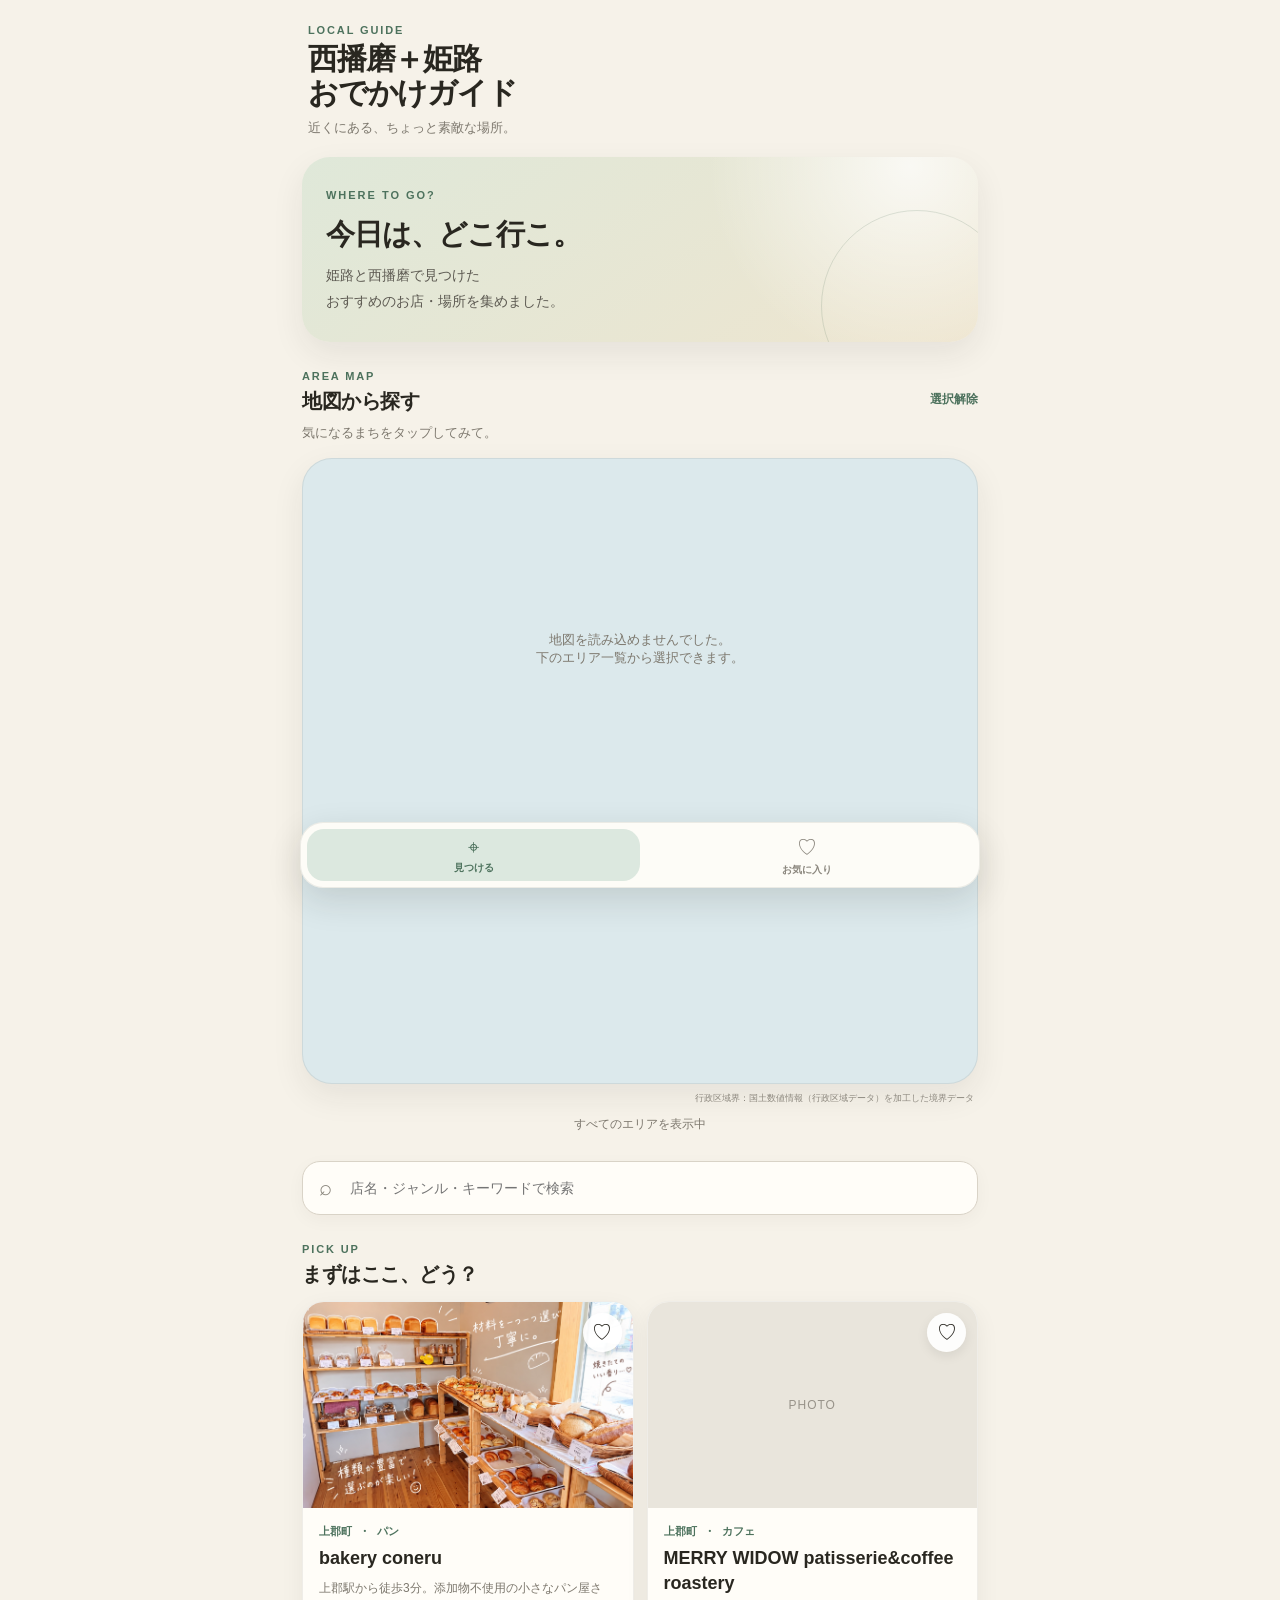
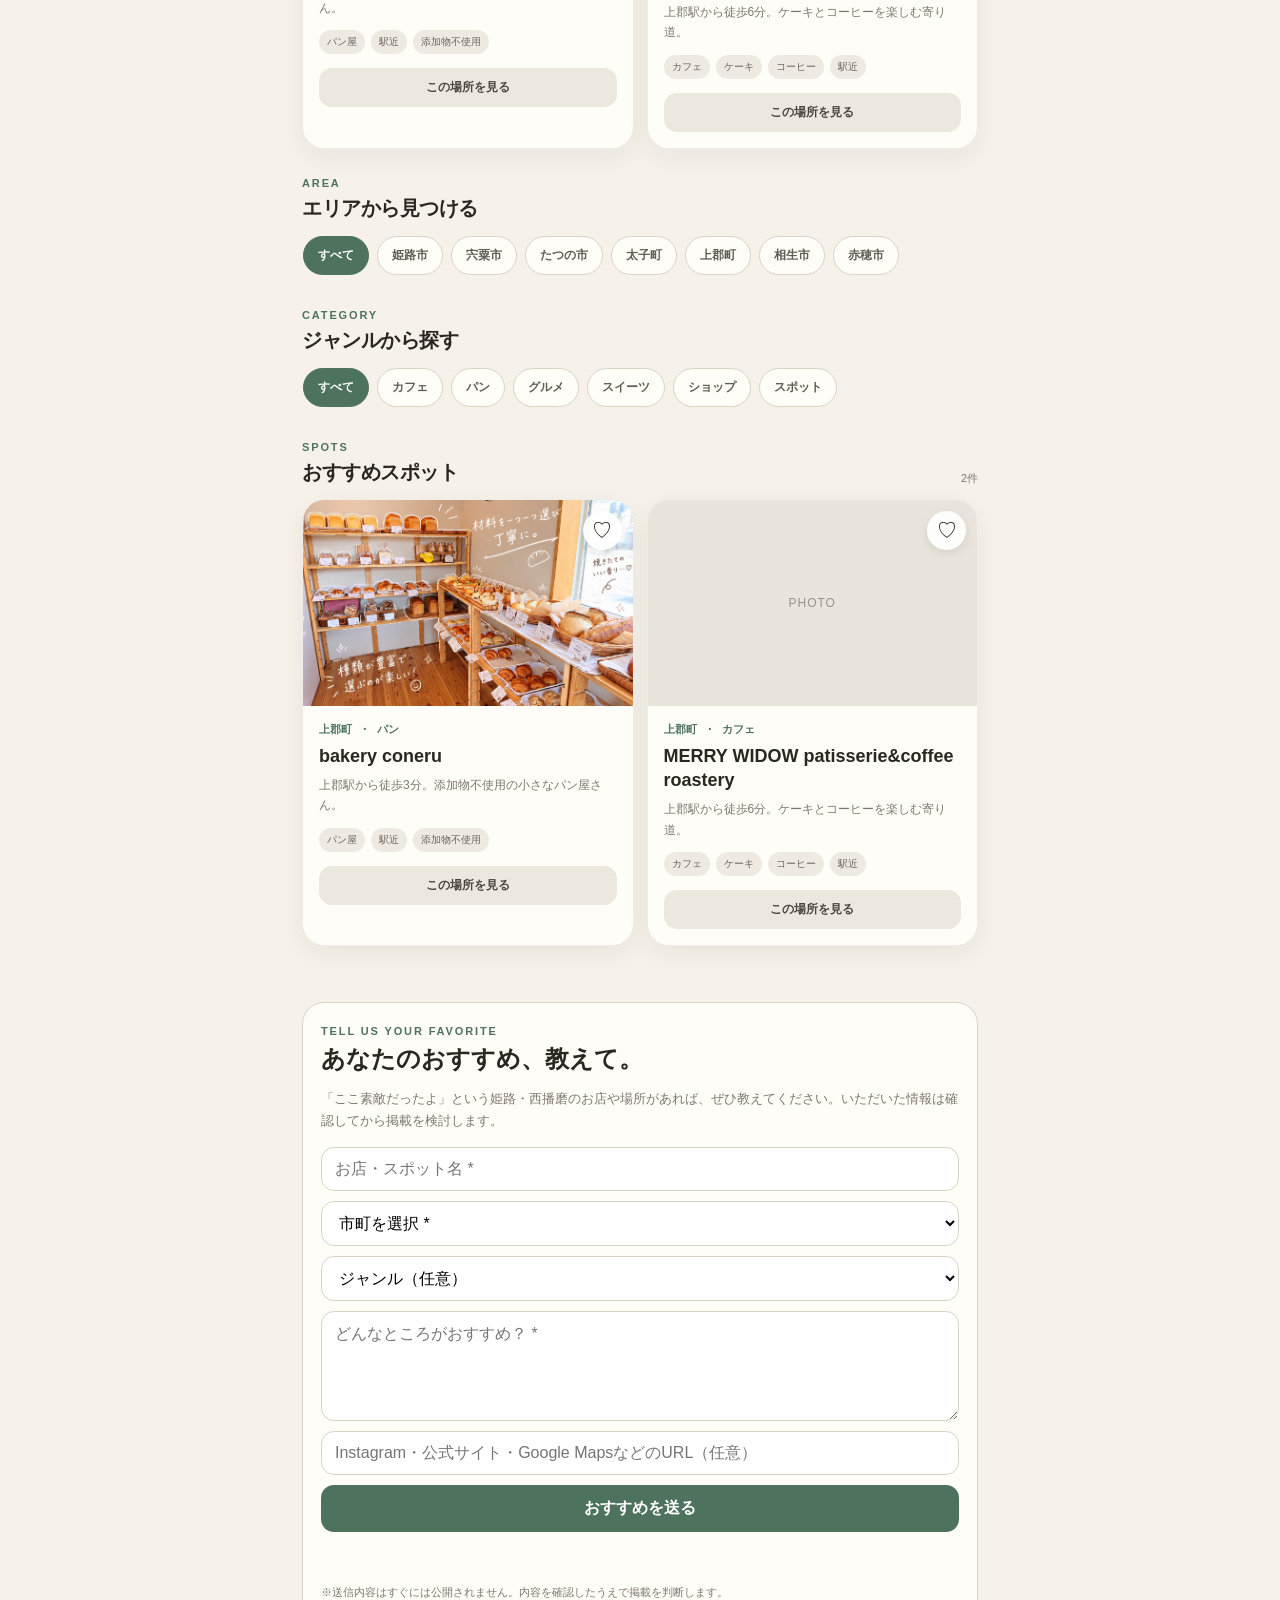
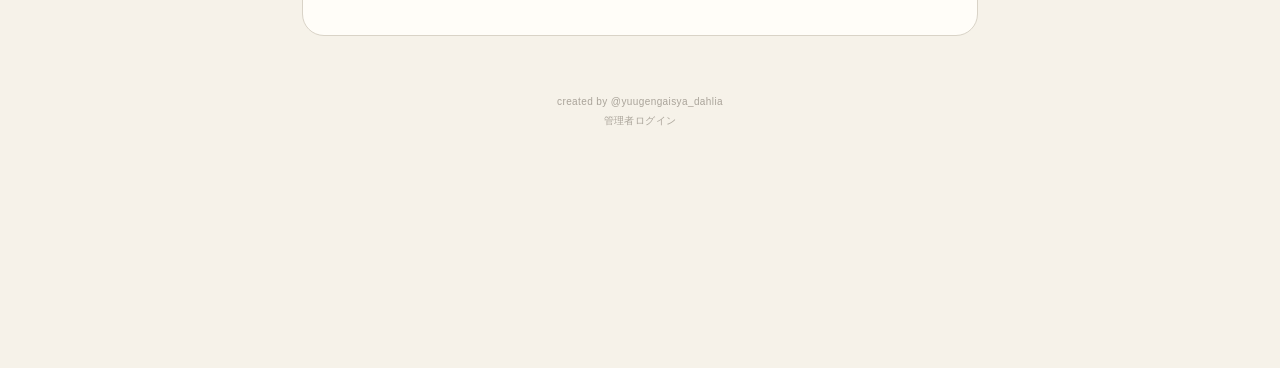
<file: index.html>
<!doctype html><html lang="ja"><head><meta charset="utf-8"><meta name="viewport" content="width=device-width,initial-scale=1,viewport-fit=cover"><meta name="theme-color" content="#f6f2e9"><title>西播磨＋姫路 おでかけガイド</title><meta name="description" content="姫路・西播磨の素敵なお店やスポットを地図から見つけるローカルガイド"><link rel="manifest" href="manifest.webmanifest"><link rel="stylesheet" href="styles.css?v=3"><style>.seibanMap.realMap{height:auto!important;aspect-ratio:1.08/1!important;padding:10px!important;background:#dce9ec!important;overflow:hidden!important}.realMapSvg{display:block;width:100%;height:100%;overflow:visible}.mapGeoArea{cursor:pointer;outline:none}.mapGeoArea path{fill:#eee9dd;stroke:#fffdf8;stroke-width:2.2;vector-effect:non-scaling-stroke;transition:fill .16s ease,filter .16s ease}.mapGeoArea:hover path,.mapGeoArea:focus path{fill:#e2ded2}.mapGeoArea.active path{fill:#4d725d}.mapGeoLabel{pointer-events:none;text-anchor:middle;dominant-baseline:middle;fill:#292720;font-size:18px;font-weight:800;paint-order:stroke;stroke:#f6f2e9;stroke-width:4px}.mapGeoArea.active .mapGeoLabel{fill:#fff;stroke:#4d725d}.mapGeoLabel.small{font-size:15px}.mapLoading{display:flex;align-items:center;justify-content:center;min-height:360px;color:#7d786e;font-size:13px;text-align:center}.mapSource{margin:8px 4px 0;color:#918c82;font-size:9px;text-align:right}.recommendBox{margin:28px 0 20px;padding:22px 18px;border-radius:22px;background:#fffdf8;border:1px solid #d9d3c7}.recommendBox h2{margin:5px 0 8px}.recommendBox p{color:#7d786e;font-size:13px;line-height:1.7}.recommendForm{display:grid;gap:10px;margin-top:15px}.recommendForm input,.recommendForm select,.recommendForm textarea{width:100%;font:inherit;padding:12px 13px;border:1px solid #d9d3c7;border-radius:13px;background:#fff}.recommendForm textarea{min-height:110px;resize:vertical}.recommendSubmit{border:0;border-radius:13px;padding:13px;background:#4d725d;color:#fff;font:inherit;font-weight:800}.recommendMsg{min-height:20px;font-size:12px;font-weight:700;color:#4d725d}.privacyNote{font-size:11px!important}.recommendThanks{text-align:center;padding:18px 5px}.recommendThanks strong{display:block;font-size:18px;margin-bottom:6px}.siteFooter{text-align:center;padding:12px 0 105px;display:grid;gap:7px}.adminLink,.creatorLink{font-size:10px;color:#aaa49a;text-decoration:none;letter-spacing:.04em}.adminLink:hover,.creatorLink:hover{text-decoration:underline}@media(max-width:390px){.mapGeoLabel{font-size:16px}.mapGeoLabel.small{font-size:13px}}</style></head><body><div class="app"><header class="top"><div><span class="eyebrow">LOCAL GUIDE</span><h1>西播磨＋姫路<br>おでかけガイド</h1><p>近くにある、ちょっと素敵な場所。</p></div></header><main><section class="hero"><div><span>WHERE TO GO?</span><h2>今日は、どこ行こ。</h2><p>姫路と西播磨で見つけた<br>おすすめのお店・場所を集めました。</p></div></section><section class="mapSection"><div class="sectionHead"><div><span class="sectionEyebrow">AREA MAP</span><h2>地図から探す</h2></div><button id="clearArea" class="textButton" type="button">選択解除</button></div><p class="mapIntro">気になるまちをタップしてみて。</p><div class="seibanMap realMap"><div id="mapLoading" class="mapLoading">実際の行政区域を読み込み中…</div><svg id="areaMapSvg" class="realMapSvg" viewBox="0 0 640 590" role="img" hidden></svg></div><p class="mapSource">行政区域界：国土数値情報（行政区域データ）を加工した境界データ</p><div id="selectedAreaMessage" class="selectedAreaMessage">すべてのエリアを表示中</div></section><section class="searchWrap"><span class="searchIcon">⌕</span><input id="search" type="search" placeholder="店名・ジャンル・キーワードで検索"></section><section><div class="sectionHead"><div><span class="sectionEyebrow">PICK UP</span><h2>まずはここ、どう？</h2></div></div><div id="featured" class="featuredGrid"></div></section><section><div class="sectionHead"><div><span class="sectionEyebrow">AREA</span><h2>エリアから見つける</h2></div></div><div id="areas" class="chips"><button data-area="" class="chip active">すべて</button><button data-area="姫路市" class="chip">姫路市</button><button data-area="宍粟市" class="chip">宍粟市</button><button data-area="たつの市" class="chip">たつの市</button><button data-area="太子町" class="chip">太子町</button><button data-area="上郡町" class="chip">上郡町</button><button data-area="相生市" class="chip">相生市</button><button data-area="赤穂市" class="chip">赤穂市</button></div></section><section><div class="sectionHead"><div><span class="sectionEyebrow">CATEGORY</span><h2>ジャンルから探す</h2></div></div><div id="genres" class="chips"><button data-genre="" class="chip active">すべて</button><button data-genre="カフェ" class="chip">カフェ</button><button data-genre="パン" class="chip">パン</button><button data-genre="グルメ" class="chip">グルメ</button><button data-genre="スイーツ" class="chip">スイーツ</button><button data-genre="ショップ" class="chip">ショップ</button><button data-genre="スポット" class="chip">スポット</button></div></section><section id="spotSection"><div class="sectionHead"><div><span class="sectionEyebrow">SPOTS</span><h2 id="listTitle">おすすめスポット</h2></div><span id="resultCount" class="resultCount"></span></div><div id="spotList" class="spotGrid"></div><div id="emptyState" class="emptyState hidden"></div></section><section class="recommendBox" id="recommend"><span class="sectionEyebrow">TELL US YOUR FAVORITE</span><h2>あなたのおすすめ、教えて。</h2><p>「ここ素敵だったよ」という姫路・西播磨のお店や場所があれば、ぜひ教えてください。いただいた情報は確認してから掲載を検討します。</p><form id="recommendForm" class="recommendForm"><input name="spot_name" maxlength="100" placeholder="お店・スポット名 *" required><select name="municipality" required><option value="">市町を選択 *</option><option>姫路市</option><option>宍粟市</option><option>たつの市</option><option>太子町</option><option>上郡町</option><option>相生市</option><option>赤穂市</option></select><select name="category"><option value="">ジャンル（任意）</option><option>カフェ</option><option>パン</option><option>グルメ</option><option>スイーツ</option><option>ショップ</option><option>スポット</option><option>その他</option></select><textarea name="recommendation" maxlength="1000" placeholder="どんなところがおすすめ？ *" required></textarea><input name="url" type="url" maxlength="500" placeholder="Instagram・公式サイト・Google MapsなどのURL（任意）"><button id="recommendSubmit" class="recommendSubmit" type="submit">おすすめを送る</button><div id="recommendMsg" class="recommendMsg" aria-live="polite"></div><p class="privacyNote">※送信内容はすぐには公開されません。内容を確認したうえで掲載を判断します。</p></form></section><footer class="siteFooter"><a class="creatorLink" href="https://www.instagram.com/yuugengaisya_dahlia?stkn=MW51Y3N4cXNta213&amp;utm_source=qr" target="_blank" rel="noopener noreferrer">created by @yuugengaisya_dahlia</a><a class="adminLink" href="admin.html">管理者ログイン</a></footer></main><nav class="bottom"><button data-tab="discover" class="active"><span>⌖</span><small>見つける</small></button><button data-tab="favorites"><span>♡</span><small>お気に入り</small></button></nav></div><div id="modal" class="modal hidden"><div class="modalBackdrop" data-close-modal></div><article class="modalCard"><button class="modalClose" data-close-modal>×</button><div id="modalContent"></div></article></div><script src="app.js?v=4"></script><script>(()=>{const municipalities=[["姫路市","28201"],["相生市","28208"],["赤穂市","28212"],["宍粟市","28227"],["たつの市","28229"],["太子町","28464"],["上郡町","28481"]],svg=document.getElementById('areaMapSvg'),loading=document.getElementById('mapLoading'),NS='http://www.w3.org/2000/svg',ringsOf=g=>!g?[]:g.type==='Polygon'?g.coordinates:g.type==='MultiPolygon'?g.coordinates.flat():[],allPoints=f=>ringsOf(f.geometry).flat(),largest=f=>{const rs=ringsOf(f.geometry);let best=rs[0]||[],ba=0;for(const r of rs){let a=0;for(let i=0,j=r.length-1;i<r.length;j=i++)a+=r[j][0]*r[i][1]-r[i][0]*r[j][1];a=Math.abs(a);if(a>ba){ba=a;best=r}}return best};Promise.all(municipalities.map(async([n,c])=>{const r=await fetch(`https://shikuchoson-boundaries.sankichi.app/${c}.geojson`);if(!r.ok)throw Error();return[n,await r.json()]})).then(items=>{const pts=items.flatMap(([,f])=>allPoints(f)),xs=pts.map(p=>p[0]),ys=pts.map(p=>p[1]),minX=Math.min(...xs),maxX=Math.max(...xs),minY=Math.min(...ys),maxY=Math.max(...ys),W=640,H=590,P=26,scale=Math.min((W-P*2)/(maxX-minX),(H-P*2)/(maxY-minY)),ox=(W-(maxX-minX)*scale)/2,oy=(H-(maxY-minY)*scale)/2,project=([x,y])=>[ox+(x-minX)*scale,oy+(maxY-y)*scale],rp=r=>r.map((p,i)=>{const[x,y]=project(p);return`${i?'L':'M'}${x.toFixed(1)},${y.toFixed(1)}`}).join('')+'Z';for(const[n,f]of items){const g=document.createElementNS(NS,'g');g.setAttribute('class','mapGeoArea');g.dataset.area=n;g.setAttribute('role','button');g.setAttribute('tabindex','0');const path=document.createElementNS(NS,'path');path.setAttribute('d',ringsOf(f.geometry).map(rp).join(' '));path.setAttribute('fill-rule','evenodd');g.appendChild(path);const main=largest(f).map(project);let x=main.reduce((a,p)=>a+p[0],0)/main.length,y=main.reduce((a,p)=>a+p[1],0)/main.length,t={姫路市:[8,25],たつの市:[-18,-14]}[n]||[0,0];x+=t[0];y+=t[1];if(n==='相生市')[x,y]=project([134.468,34.803]);const text=document.createElementNS(NS,'text');text.setAttribute('x',x);text.setAttribute('y',y);text.setAttribute('class',`mapGeoLabel ${['太子町','相生市','たつの市'].includes(n)?'small':''}`);text.textContent=n;g.appendChild(text);svg.appendChild(g)}loading.remove();svg.hidden=false}).catch(()=>loading.innerHTML='地図を読み込めませんでした。<br>下のエリア一覧から選択できます。');const U='https://jtsllyiuwdjpoulcwvqx.supabase.co',K='sb_publishable_HpRt1_FQGdfIMZo9z7Dc9Q_7DmdJnCc',form=document.getElementById('recommendForm'),msg=document.getElementById('recommendMsg'),btn=document.getElementById('recommendSubmit');form.addEventListener('submit',async e=>{e.preventDefault();if(btn.disabled)return;btn.disabled=true;btn.textContent='送信中…';msg.textContent='';const f=new FormData(form),payload={spot_name:String(f.get('spot_name')||'').trim(),municipality:String(f.get('municipality')||''),category:String(f.get('category')||''),recommendation:String(f.get('recommendation')||'').trim(),url:String(f.get('url')||'').trim()||null,status:'pending'};try{const r=await fetch(`${U}/rest/v1/recommendations`,{method:'POST',headers:{apikey:K,Authorization:`Bearer ${K}`,'Content-Type':'application/json',Prefer:'return=minimal'},body:JSON.stringify(payload)});if(!r.ok)throw Error('送信に失敗しました');form.innerHTML='<div class="recommendThanks"><strong>ありがとう！</strong><p>おすすめを受け付けました。内容を確認してから掲載を検討します。</p></div>'}catch(err){msg.textContent='送信できませんでした。時間をおいてもう一度お試しください。';btn.disabled=false;btn.textContent='おすすめを送る'}})})();</script></body></html>
</file>
<file: styles.css>
:root{
  --bg:#f6f2e9;
  --paper:#fffdf8;
  --ink:#292720;
  --muted:#7d786e;
  --line:#d9d3c7;
  --accent:#4d725d;
  --accent-soft:#dce8df;
  --map:#eee9dd;
  --map-line:#c7c1b5;
  --sea:#dce9ec;
  --shadow:0 12px 32px rgba(42,39,32,.08);
}

*{box-sizing:border-box}

html{scroll-behavior:smooth}

body{
  margin:0;
  background:var(--bg);
  color:var(--ink);
  font-family:-apple-system,BlinkMacSystemFont,"Hiragino Sans","Yu Gothic",sans-serif;
  -webkit-font-smoothing:antialiased;
}

button,input{font:inherit}
button{color:inherit}
button,a{-webkit-tap-highlight-color:transparent}

.app{
  width:100%;
  max-width:720px;
  min-height:100vh;
  margin:auto;
  padding-bottom:105px;
}

.top{padding:24px 22px 10px}

.eyebrow,.sectionEyebrow{
  display:block;
  margin-bottom:6px;
  color:var(--accent);
  font-size:11px;
  font-weight:800;
  letter-spacing:.17em;
}

.top h1{
  margin:0;
  font-size:30px;
  line-height:1.14;
  letter-spacing:-.04em;
}

.top p{
  margin:9px 0 0;
  color:var(--muted);
  font-size:13px;
}

main{
  display:flex;
  flex-direction:column;
  gap:28px;
  padding:10px 16px 30px;
}

.hero{
  position:relative;
  overflow:hidden;
  min-height:185px;
  padding:28px 24px;
  border-radius:28px;
  background:
    radial-gradient(circle at 90% 5%,rgba(255,255,255,.75),transparent 32%),
    linear-gradient(145deg,#dfe8d9,#eee5cf);
  box-shadow:var(--shadow);
}

.hero:after{
  content:"";
  position:absolute;
  right:-35px;
  bottom:-60px;
  width:190px;
  height:190px;
  border:1px solid rgba(73,106,87,.17);
  border-radius:50%;
}

.hero span{
  color:var(--accent);
  font-size:11px;
  font-weight:800;
  letter-spacing:.18em;
}

.hero h2{
  margin:12px 0 8px;
  font-size:29px;
  letter-spacing:-.04em;
}

.hero p{
  margin:0;
  color:#5d5a52;
  font-size:14px;
  line-height:1.8;
}

.sectionHead{
  display:flex;
  align-items:flex-end;
  justify-content:space-between;
  gap:14px;
  margin-bottom:13px;
}

.sectionHead h2,.sectionHead h3{
  margin:0;
  font-size:20px;
  letter-spacing:-.025em;
}

.mapIntro{
  margin:-4px 0 16px;
  color:var(--muted);
  font-size:13px;
}

.textButton{
  padding:7px 0;
  border:0;
  background:transparent;
  color:var(--accent);
  font-size:12px;
  font-weight:700;
}

/* ─────────────────────────────
   WEST HARIMA + HIMEJI MAP
───────────────────────────── */

.seibanMap{
  position:relative;
  width:100%;
  height:440px;
  overflow:hidden;
  border:1px solid rgba(65,70,62,.09);
  border-radius:30px;
  background:
    linear-gradient(
      to bottom,
      #f4f0e6 0%,
      #f4f0e6 76%,
      var(--sea) 76%,
      var(--sea) 100%
    );
  box-shadow:var(--shadow);
}

/* 共通：市町そのものがボタン */
.mapArea{
  position:absolute;
  z-index:2;
  display:flex;
  flex-direction:column;
  align-items:center;
  justify-content:center;
  margin:0;
  padding:8px 5px;
  border:1px solid var(--map-line);
  background:var(--map);
  box-shadow:none;
  cursor:pointer;
  transition:
    background .16s ease,
    color .16s ease,
    filter .16s ease,
    transform .12s ease;
}

.mapArea strong{
  position:relative;
  z-index:3;
  display:block;
  font-size:13px;
  line-height:1.15;
  white-space:nowrap;
}

.mapArea span{
  position:relative;
  z-index:3;
  display:block;
  margin-top:4px;
  color:#928d83;
  font-size:7px;
  font-weight:800;
  letter-spacing:.12em;
}

.mapArea:active{
  filter:brightness(.96);
}

.mapArea.active{
  z-index:5;
  background:var(--accent);
  border-color:#3e624e;
  color:#fff;
  filter:drop-shadow(0 7px 9px rgba(48,78,60,.20));
}

.mapArea.active span{
  color:rgba(255,255,255,.72);
}

/*
  位置関係

        宍粟 ┃ 姫路
        ━━━╋━━━━
  上郡 ┃ たつの ┃太子
        ┣━━━━╋━━
  赤穂 ┃ 相生  ┃ 姫路南部
*/

/* 宍粟市 */
.shiso{
  left:10%;
  top:7%;
  width:37%;
  height:37%;
  border-radius:42% 4% 3% 34% / 24% 3% 4% 30%;
  clip-path:polygon(
    12% 5%,
    84% 0,
    100% 17%,
    94% 100%,
    18% 95%,
    0 66%,
    6% 28%
  );
}

/* 姫路市 */
.himeji{
  left:47%;
  top:9%;
  width:43%;
  height:49%;
  border-radius:3% 35% 27% 3% / 3% 25% 30% 4%;
  clip-path:polygon(
    5% 4%,
    73% 0,
    100% 19%,
    93% 73%,
    79% 100%,
    7% 93%,
    0 42%
  );
}

/* たつの市 */
.tatsuno{
  left:34%;
  top:40%;
  width:31%;
  height:32%;
  clip-path:polygon(
    6% 0,
    93% 5%,
    100% 76%,
    79% 100%,
    7% 92%,
    0 31%
  );
}

/* 太子町 */
.taishi{
  left:64%;
  top:48%;
  width:19%;
  height:18%;
  clip-path:polygon(
    5% 4%,
    88% 0,
    100% 38%,
    83% 100%,
    0 88%
  );
}

.taishi strong{font-size:12px}

/* 上郡町 */
.kamigori{
  left:8%;
  top:43%;
  width:28%;
  height:29%;
  border-radius:20% 2% 3% 22%;
  clip-path:polygon(
    11% 0,
    100% 4%,
    92% 96%,
    21% 100%,
    0 68%,
    4% 20%
  );
}

/* 相生市 */
.aioi{
  left:34%;
  top:69%;
  width:30%;
  height:18%;
  clip-path:polygon(
    8% 0,
    83% 4%,
    100% 36%,
    82% 100%,
    15% 91%,
    0 51%
  );
}

/* 赤穂市 */
.ako{
  left:8%;
  top:69%;
  width:28%;
  height:22%;
  border-radius:3% 3% 3% 25%;
  clip-path:polygon(
    8% 0,
    100% 4%,
    93% 79%,
    67% 100%,
    12% 90%,
    0 56%
  );
}

/* 地図に薄い道路っぽい線 */
.seibanMap:after{
  content:"";
  position:absolute;
  z-index:1;
  left:13%;
  top:59%;
  width:70%;
  height:1px;
  background:rgba(129,119,99,.14);
  transform:rotate(-4deg);
}

/* 瀬戸内海 */
.seaLabel{
  position:absolute;
  z-index:1;
  right:18px;
  bottom:18px;
  color:#78939a;
  font-size:9px;
  font-weight:800;
  letter-spacing:.17em;
}

.selectedAreaMessage{
  margin-top:11px;
  color:var(--muted);
  font-size:12px;
  text-align:center;
}

/* ─────────────────────────────
   SEARCH / FILTER
───────────────────────────── */

.searchWrap{position:relative}

.searchIcon{
  position:absolute;
  left:17px;
  top:50%;
  z-index:1;
  transform:translateY(-50%);
  color:#88847b;
  font-size:22px;
}

.searchWrap input{
  width:100%;
  height:54px;
  padding:0 18px 0 47px;
  border:1px solid var(--line);
  border-radius:18px;
  outline:none;
  background:var(--paper);
  color:var(--ink);
  font-size:14px;
  box-shadow:0 5px 18px rgba(40,38,32,.04);
}

.searchWrap input:focus{
  border-color:#9cae9f;
  box-shadow:0 0 0 3px rgba(73,106,87,.08);
}

.chips{
  display:flex;
  gap:8px;
  overflow-x:auto;
  padding:1px 1px 6px;
  scrollbar-width:none;
}

.chips::-webkit-scrollbar{display:none}

.chip{
  flex:0 0 auto;
  padding:10px 14px;
  border:1px solid var(--line);
  border-radius:999px;
  background:var(--paper);
  color:#605d55;
  font-size:12px;
  font-weight:700;
}

.chip.active{
  border-color:var(--accent);
  background:var(--accent);
  color:#fff;
}

/* ─────────────────────────────
   SPOTS
───────────────────────────── */

.featuredGrid,.spotGrid{
  display:grid;
  grid-template-columns:1fr;
  gap:13px;
}

.spotCard{
  overflow:hidden;
  border:1px solid rgba(57,54,47,.08);
  border-radius:22px;
  background:var(--paper);
  box-shadow:0 8px 24px rgba(40,37,30,.06);
}

.spotImage{
  position:relative;
  width:100%;
  aspect-ratio:16/10;
  overflow:hidden;
  background:#e9e5dc;
}

.spotImage img{
  width:100%;
  height:100%;
  display:block;
  object-fit:cover;
}

.spotImagePlaceholder{
  display:flex;
  align-items:center;
  justify-content:center;
  width:100%;
  height:100%;
  color:#98938a;
  font-size:12px;
  letter-spacing:.08em;
}

.favoriteButton{
  position:absolute;
  right:11px;
  top:11px;
  width:39px;
  height:39px;
  border:0;
  border-radius:50%;
  background:rgba(255,255,255,.92);
  font-size:20px;
  box-shadow:0 4px 12px rgba(0,0,0,.08);
}

.favoriteButton.active{color:#b45f62}

.spotBody{padding:16px}

.spotMeta{
  display:flex;
  align-items:center;
  gap:7px;
  margin-bottom:7px;
  color:var(--accent);
  font-size:11px;
  font-weight:800;
}

.spotBody h3{
  margin:0 0 7px;
  font-size:18px;
  line-height:1.35;
}

.spotBody p{
  margin:0;
  color:var(--muted);
  font-size:12px;
  line-height:1.7;
}

.spotTags{
  display:flex;
  flex-wrap:wrap;
  gap:6px;
  margin-top:12px;
}

.spotTag{
  padding:5px 8px;
  border-radius:999px;
  background:#eeeae1;
  color:#69655d;
  font-size:10px;
}

.cardOpen{
  width:100%;
  margin-top:14px;
  padding:11px;
  border:0;
  border-radius:13px;
  background:#ede8de;
  color:#49463f;
  font-size:12px;
  font-weight:800;
}

.resultCount{
  color:var(--muted);
  font-size:11px;
}

.emptyState{
  padding:38px 20px;
  border:1px dashed #d5cfc3;
  border-radius:20px;
  color:var(--muted);
  text-align:center;
}

.emptyState strong{
  color:#5a574f;
  font-size:14px;
}

.emptyState p{
  margin:7px 0 0;
  font-size:12px;
}

.hidden{display:none!important}

/* ─────────────────────────────
   BOTTOM NAV
───────────────────────────── */

.bottom{
  position:fixed;
  z-index:20;
  left:50%;
  bottom:max(12px,env(safe-area-inset-bottom));
  display:flex;
  width:calc(100% - 28px);
  max-width:680px;
  height:66px;
  padding:6px;
  transform:translateX(-50%);
  border:1px solid rgba(60,57,49,.09);
  border-radius:23px;
  background:rgba(255,253,248,.94);
  box-shadow:0 12px 35px rgba(35,32,26,.14);
  backdrop-filter:blur(16px);
}

.bottom button{
  flex:1;
  display:flex;
  flex-direction:column;
  align-items:center;
  justify-content:center;
  gap:2px;
  border:0;
  border-radius:17px;
  background:transparent;
  color:#8a867d;
}

.bottom button span{font-size:20px}

.bottom button small{
  font-size:10px;
  font-weight:700;
}

.bottom button.active{
  background:var(--accent-soft);
  color:var(--accent);
}

/* ─────────────────────────────
   MODAL
───────────────────────────── */

.modal{
  position:fixed;
  z-index:100;
  inset:0;
}

.modalBackdrop{
  position:absolute;
  inset:0;
  background:rgba(24,23,20,.46);
  backdrop-filter:blur(3px);
}

.modalCard{
  position:absolute;
  left:50%;
  bottom:0;
  width:100%;
  max-width:720px;
  max-height:88vh;
  overflow:auto;
  padding:22px 18px calc(26px + env(safe-area-inset-bottom));
  transform:translateX(-50%);
  border-radius:28px 28px 0 0;
  background:var(--paper);
  box-shadow:0 -12px 35px rgba(0,0,0,.14);
}

.modalClose{
  position:sticky;
  z-index:3;
  top:0;
  float:right;
  width:38px;
  height:38px;
  border:0;
  border-radius:50%;
  background:#eeeae1;
  font-size:23px;
}

.modalHero{
  width:100%;
  margin-bottom:17px;
  overflow:hidden;
  border-radius:20px;
  aspect-ratio:16/10;
  background:#ebe7de;
}

.modalHero img{
  width:100%;
  height:100%;
  object-fit:cover;
}

.modalContent h2{
  margin:4px 0 8px;
  font-size:25px;
}

.modalContent p{
  color:#68645c;
  font-size:13px;
  line-height:1.8;
}

.modalLinks{
  display:grid;
  gap:9px;
  margin-top:20px;
}

.modalLinks a{
  display:block;
  padding:13px 14px;
  border-radius:14px;
  background:#ece8df;
  color:#403e38;
  font-size:12px;
  font-weight:800;
  text-align:center;
  text-decoration:none;
}

.modalLinks a.primary{
  background:var(--accent);
  color:#fff;
}

@media(min-width:620px){
  .featuredGrid,.spotGrid{
    grid-template-columns:repeat(2,1fr);
  }

  .seibanMap{height:500px}

  .top{
    padding-left:28px;
    padding-right:28px;
  }

  main{
    padding-left:22px;
    padding-right:22px;
  }
}
/* =========================================
   CONNECTED AREA MAP - FINAL OVERRIDE
   ========================================= */

.seibanMap{
  position:relative;
  width:100%;
  height:430px;
  overflow:hidden;
  border:1px solid rgba(70,76,67,.10);
  border-radius:30px;
  background:
    linear-gradient(
      to bottom,
      #f3efe5 0%,
      #f3efe5 79%,
      #dce9ec 79%,
      #dce9ec 100%
    );
  box-shadow:0 12px 32px rgba(42,39,32,.08);
}

/* 全エリア共通 */
.seibanMap .mapArea{
  position:absolute;
  display:flex;
  align-items:center;
  justify-content:center;
  flex-direction:column;
  padding:5px;
  margin:0;
  border:1px solid #c9c3b7;
  border-radius:0;
  background:#eee9dd;
  color:#292720;
  box-shadow:none;
  transform:none;
  transition:
    background .18s ease,
    color .18s ease,
    filter .18s ease;
}

.seibanMap .mapArea strong{
  position:relative;
  z-index:5;
  display:block;
  font-size:13px;
  line-height:1.1;
  font-weight:750;
  white-space:nowrap;
}

.seibanMap .mapArea span{
  position:relative;
  z-index:5;
  display:block;
  margin-top:5px;
  color:#928c80;
  font-size:7px;
  line-height:1;
  font-weight:800;
  letter-spacing:.15em;
}

.seibanMap .mapArea.active{
  z-index:10;
  border-color:#456b56;
  background:#4d725d;
  color:#fff;
  filter:drop-shadow(0 5px 7px rgba(44,69,53,.16));
}

.seibanMap .mapArea.active span{
  color:rgba(255,255,255,.72);
}


/* ───────── 宍粟市 ───────── */

.seibanMap .shiso{
  left:11%;
  top:8%;
  width:36%;
  height:38%;

  clip-path:polygon(
    10% 0,
    88% 0,
    100% 13%,
    97% 100%,
    12% 100%,
    0 75%,
    3% 23%
  );
}


/* ───────── 姫路市 ───────── */

.seibanMap .himeji{
  left:47%;
  top:8%;
  width:42%;
  height:51%;

  clip-path:polygon(
    4% 0,
    82% 0,
    100% 16%,
    98% 58%,
    88% 100%,
    51% 96%,
    45% 78%,
    0 78%,
    0 36%
  );
}


/* ───────── 上郡町 ───────── */

.seibanMap .kamigori{
  left:11%;
  top:46%;
  width:28%;
  height:30%;

  clip-path:polygon(
    4% 0,
    100% 0,
    100% 100%,
    12% 100%,
    0 76%,
    0 17%
  );
}


/* ───────── たつの市 ───────── */

.seibanMap .tatsuno{
  left:39%;
  top:46%;
  width:31%;
  height:30%;

  clip-path:polygon(
    0 0,
    100% 0,
    100% 73%,
    82% 100%,
    0 100%
  );
}


/* ───────── 太子町 ───────── */

.seibanMap .taishi{
  left:70%;
  top:51%;
  width:18%;
  height:17%;

  clip-path:polygon(
    0 0,
    100% 0,
    100% 100%,
    0 100%
  );
}

.seibanMap .taishi strong{
  font-size:11px;
}


/* ───────── 赤穂市 ───────── */

.seibanMap .ako{
  left:11%;
  top:76%;
  width:28%;
  height:17%;

  clip-path:polygon(
    0 0,
    100% 0,
    100% 72%,
    82% 100%,
    15% 94%,
    0 68%
  );
}


/* ───────── 相生市 ───────── */

.seibanMap .aioi{
  left:39%;
  top:76%;
  width:31%;
  height:17%;

  clip-path:polygon(
    0 0,
    82% 0,
    100% 35%,
    83% 100%,
    13% 92%,
    0 55%
  );
}


/* 海の表示 */
.seibanMap .seaLabel{
  position:absolute;
  right:18px;
  bottom:13px;
  z-index:1;
  color:#769199;
  font-size:8px;
  font-weight:800;
  letter-spacing:.17em;
}

/* 古い装飾線を無効化 */
.seibanMap::after{
  display:none;
}


/* iPhoneの小さい画面 */
@media(max-width:390px){

  .seibanMap{
    height:410px;
  }

  .seibanMap .mapArea strong{
    font-size:12px;
  }

  .seibanMap .mapArea span{
    font-size:6px;
  }

  .seibanMap .taishi strong{
    font-size:10px;
  }
}
</file>
